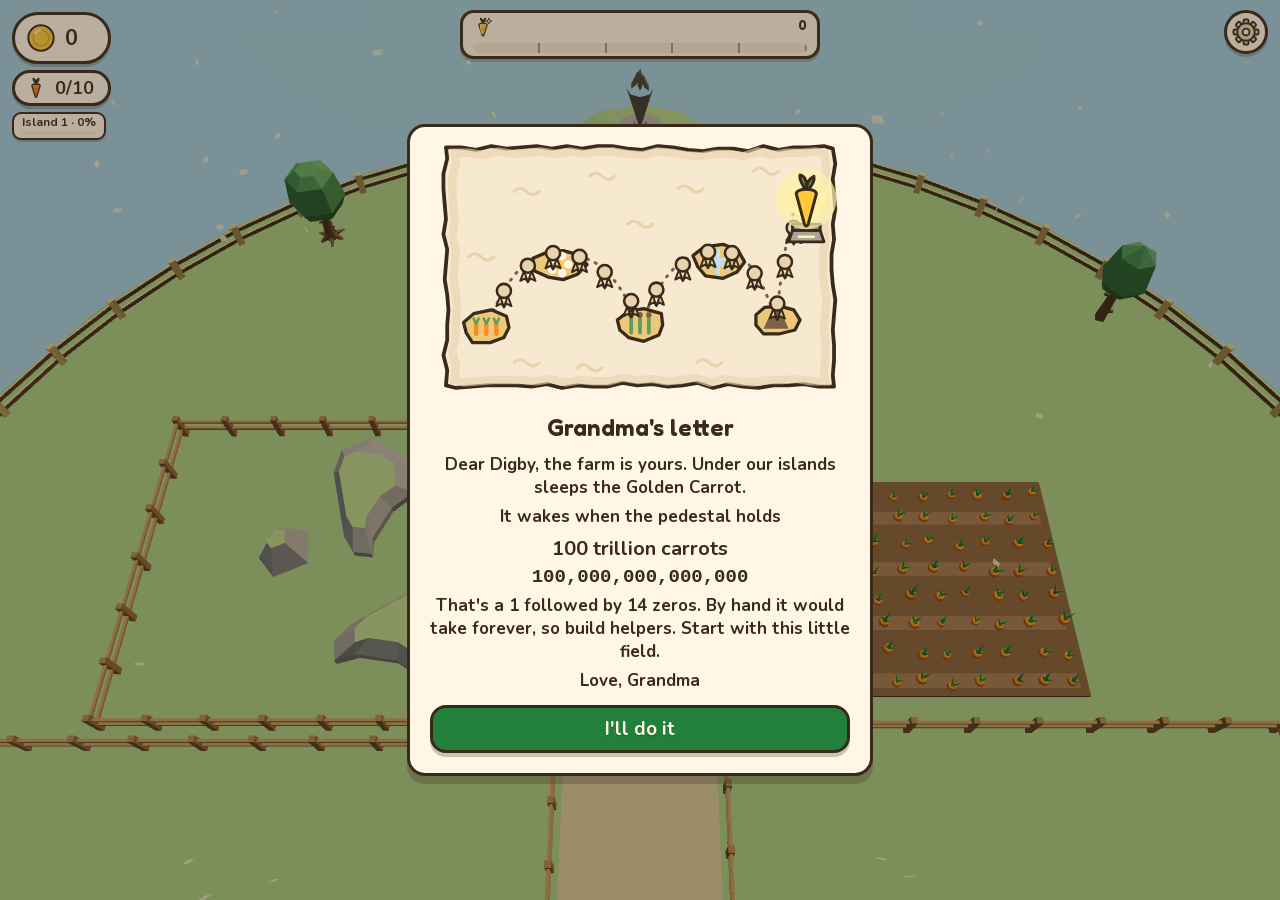
<file: index.html>
<!doctype html>
<html lang="en">
<head>
  <meta charset="utf-8" />
  <meta name="viewport" content="width=device-width, initial-scale=1, maximum-scale=1, user-scalable=no, viewport-fit=cover" />
  <meta name="theme-color" content="#8FD3FF" />
  <title>Root Rip: Carrot Tycoon</title>
  <style>html,body{background:#8fd3ff;height:100%;margin:0;overflow:hidden}#loader{z-index:100;color:#3a2a1a;background:#8fd3ff;flex-direction:column;justify-content:center;align-items:center;gap:18px;font-family:Fredoka,ui-rounded,Arial Rounded MT Bold,Trebuchet MS,system-ui,-apple-system,BlinkMacSystemFont,Segoe UI,Roboto,Noto Sans,Ubuntu,Cantarell,Helvetica Neue,sans-serif;transition:opacity .35s;display:flex;position:fixed;top:0;bottom:0;left:0;right:0}#loader.done{opacity:0;pointer-events:none}#loader h1{letter-spacing:1px;text-shadow:0 3px #fff6e5;text-align:center;margin:0;font-size:44px;font-weight:700;line-height:1.05}#loader h1 small{letter-spacing:3px;color:#ff8a1f;font-size:22px;display:block}#loader .bar{box-sizing:content-box;background:#fff6e5;border:3px solid #3a2a1a;border-radius:9px;width:min(260px,60vw);height:14px;overflow:hidden}#loader .fill{background:#ff8a1f;width:5%;height:100%;transition:width .2s}</style>
  <script type="module" crossorigin src="./assets/index-lF0SsL1N.js"></script>
  <link rel="stylesheet" crossorigin href="./assets/index-1Nms8WVr.css">
</head>
<body>
  <svg xmlns="http://www.w3.org/2000/svg" style="display:none"><symbol id="i-coin" viewBox="0 0 48 48"><g stroke="#3A2A1A" stroke-width="3" stroke-linejoin="round" stroke-linecap="round"><circle cx="24" cy="24" r="19" fill="#FFC93C"/><circle cx="24" cy="24" r="12" fill="none" stroke="#E0A52B" stroke-width="2.5"/><path d="M15 17c2-3 5-5 8-5" fill="none" stroke="#FFF2A8" stroke-width="3"/></g></symbol><symbol id="i-seed" viewBox="0 0 48 48"><g stroke="#3A2A1A" stroke-width="3" stroke-linejoin="round" stroke-linecap="round"><path d="M24 9c10 9 14 19 7 30-3 4-11 4-14 0C10 28 14 18 24 9z" fill="#FFC93C"/><path d="M19 20c-2 4-2 8 0 11" fill="none" stroke="#FFF2A8" stroke-width="3"/><path d="M24 10c0-5 5-8 11-7 0 6-5 9-11 7z" fill="#5B9E5E"/></g></symbol><symbol id="i-gear" viewBox="0 0 48 48"><g stroke="#3A2A1A" stroke-width="3" stroke-linejoin="round" stroke-linecap="round" fill="#E9D3AE"><rect x="20" y="4" width="8" height="12" rx="2"/><rect x="20" y="4" width="8" height="12" rx="2" transform="rotate(45 24 24)"/><rect x="20" y="4" width="8" height="12" rx="2" transform="rotate(90 24 24)"/><rect x="20" y="4" width="8" height="12" rx="2" transform="rotate(135 24 24)"/><rect x="20" y="4" width="8" height="12" rx="2" transform="rotate(180 24 24)"/><rect x="20" y="4" width="8" height="12" rx="2" transform="rotate(225 24 24)"/><rect x="20" y="4" width="8" height="12" rx="2" transform="rotate(270 24 24)"/><rect x="20" y="4" width="8" height="12" rx="2" transform="rotate(315 24 24)"/><circle cx="24" cy="24" r="14"/><circle cx="24" cy="24" r="5.5" fill="#FFF6E5"/></g></symbol><symbol id="i-speaker" viewBox="0 0 48 48"><g stroke="#3A2A1A" stroke-width="3" stroke-linejoin="round" stroke-linecap="round"><path d="M7 18h9l10-9v30l-10-9H7z" fill="#E9D3AE"/><path d="M32 17c4 4 4 10 0 14M37 12c7 7 7 17 0 24" fill="none"/></g></symbol><symbol id="i-speaker-off" viewBox="0 0 48 48"><g stroke="#3A2A1A" stroke-width="3" stroke-linejoin="round" stroke-linecap="round"><path d="M7 18h9l10-9v30l-10-9H7z" fill="#E9D3AE"/><path d="M32 18l10 12M42 18L32 30" fill="none" stroke="#7A6248" stroke-width="4"/></g></symbol><symbol id="i-book" viewBox="0 0 48 48"><g stroke="#3A2A1A" stroke-width="3" stroke-linejoin="round" stroke-linecap="round"><rect x="9" y="5" width="30" height="38" rx="4" fill="#8C5BC2"/><path d="M9 9a4 4 0 0 1 4-4h5v38h-5a4 4 0 0 1-4-4z" fill="#6F4799"/><path d="M24 18h11l-5.5 17z" fill="#FF8A1F"/><path d="M27.5 18c-1-4 0-6 2-6s3 2 2 6z" fill="#5B9E5E"/></g></symbol><symbol id="i-helper" viewBox="0 0 48 48"><g stroke="#3A2A1A" stroke-width="3" stroke-linejoin="round" stroke-linecap="round"><circle cx="10" cy="20" r="5" fill="#9C6B3F"/><circle cx="38" cy="20" r="5" fill="#9C6B3F"/><circle cx="24" cy="28" r="15" fill="#9C6B3F"/><ellipse cx="24" cy="34" rx="5.5" ry="4" fill="#FF9EB5"/><circle cx="17.5" cy="27" r="1.6" fill="#3A2A1A"/><circle cx="30.5" cy="27" r="1.6" fill="#3A2A1A"/><path d="M12 20C12 7 36 7 36 20z" fill="#FFF6E5"/><rect x="8" y="19" width="32" height="5" rx="2.5" fill="#E9D3AE"/></g></symbol><symbol id="i-carrot" viewBox="0 0 48 48"><g stroke="#3A2A1A" stroke-width="3" stroke-linejoin="round" stroke-linecap="round"><path d="M24 15C20 10 17 7 18 3c4 1 6 5 6 12zM24 15c0-6 2-10 6-12 1 4-2 8-6 12z" fill="#4E9A4A"/><path d="M15 19c0-5 18-5 18 0L25.5 43c-.7 2-2.300 2-3 0z" fill="#FF8A1F"/><path d="M20 26h5M23 33h4" fill="none" stroke="#D96C0A" stroke-width="2.500"/></g></symbol><symbol id="i-lock" viewBox="0 0 48 48"><g stroke="#3A2A1A" stroke-width="3" stroke-linejoin="round" stroke-linecap="round"><path d="M15 21v-6a9 9 0 0 1 18 0v6" fill="none" stroke-width="5"/><path d="M15 21v-6a9 9 0 0 1 18 0v6" fill="none" stroke="#7A6248" stroke-width="2"/><rect x="9" y="21" width="30" height="21" rx="5" fill="#8C5BC2"/><circle cx="24" cy="30" r="3" fill="#3A2A1A"/><rect x="22.500" y="31" width="3" height="6" rx="1.500" fill="#3A2A1A"/></g></symbol><symbol id="i-ad-tv" viewBox="0 0 48 48"><g stroke="#3A2A1A" stroke-width="3" stroke-linejoin="round" stroke-linecap="round"><path d="M24 35v6M15 42h18" fill="none"/><rect x="5" y="8" width="38" height="27" rx="5" fill="#E9D3AE"/><path d="M20 14l12 7.500-12 7.500z" fill="#FFC93C"/></g></symbol><symbol id="i-hat" viewBox="0 0 48 48"><g stroke="#3A2A1A" stroke-width="3" stroke-linejoin="round" stroke-linecap="round"><ellipse cx="24" cy="33" rx="20" ry="7" fill="#EBC87A"/><path d="M12 32C12 12 36 12 36 32z" fill="#EBC87A"/><path d="M12.300 27c4 3 19.400 3 23.400 0l.3 5c-4 3.500-19.500 3.500-23.600 0z" fill="#8C5BC2"/></g></symbol><symbol id="i-arrow" viewBox="0 0 48 48"><path d="M8 24h29M27 12l12 12-12 12" fill="none" stroke="currentColor" stroke-width="5" stroke-linecap="round" stroke-linejoin="round"/></symbol><symbol id="i-check" viewBox="0 0 48 48"><path d="M9 25l10 10 20-23" fill="none" stroke="currentColor" stroke-width="6" stroke-linecap="round" stroke-linejoin="round"/></symbol><symbol id="i-rabbit" viewBox="0 0 48 48"><g stroke="#3A2A1A" stroke-width="3" stroke-linejoin="round" stroke-linecap="round"><ellipse cx="18" cy="14" rx="4" ry="11" fill="#E9D3AE"/><ellipse cx="30" cy="14" rx="4" ry="11" fill="#E9D3AE"/><circle cx="24" cy="30" r="13" fill="#E9D3AE"/><circle cx="19" cy="28" r="1.8" fill="#3A2A1A"/><circle cx="29" cy="28" r="1.8" fill="#3A2A1A"/><ellipse cx="24" cy="33" rx="3" ry="2" fill="#FF9EB5"/></g></symbol><symbol id="i-pad-rack" viewBox="0 0 48 48"><g stroke="#3A2A1A" stroke-width="3" stroke-linejoin="round" stroke-linecap="round"><rect x="10" y="5" width="28" height="38" rx="4" fill="#EBC87A"/><rect x="14" y="11" width="20" height="7" rx="3.5" fill="#FF8A1F"/><rect x="14" y="21" width="20" height="7" rx="3.5" fill="#FF8A1F"/><rect x="14" y="31" width="20" height="7" rx="3.5" fill="#FF8A1F"/></g></symbol><symbol id="i-pad-fork" viewBox="0 0 48 48"><g stroke="#3A2A1A" stroke-width="3" stroke-linejoin="round" stroke-linecap="round"><rect x="21.5" y="3" width="5" height="20" rx="2.5" fill="#EBC87A"/><rect x="11" y="20" width="26" height="6" rx="3" fill="#FF8A1F"/><rect x="13" y="25" width="4.5" height="17" rx="2.2" fill="#FF8A1F"/><rect x="21.8" y="25" width="4.5" height="17" rx="2.2" fill="#FF8A1F"/><rect x="30.5" y="25" width="4.5" height="17" rx="2.2" fill="#FF8A1F"/></g></symbol><symbol id="i-pad-rake" viewBox="0 0 48 48"><g stroke="#3A2A1A" stroke-width="3" stroke-linejoin="round" stroke-linecap="round"><rect x="22" y="3" width="4" height="22" rx="2" fill="#EBC87A"/><rect x="7" y="23" width="34" height="6" rx="3" fill="#FF8A1F"/><rect x="8.5" y="28" width="3.4" height="12" rx="1.7" fill="#FF8A1F"/><rect x="15.7" y="28" width="3.4" height="12" rx="1.7" fill="#FF8A1F"/><rect x="22.9" y="28" width="3.4" height="12" rx="1.7" fill="#FF8A1F"/><rect x="30.1" y="28" width="3.4" height="12" rx="1.7" fill="#FF8A1F"/><rect x="37.3" y="28" width="3.4" height="12" rx="1.7" fill="#FF8A1F"/></g></symbol><symbol id="i-pad-vacuum" viewBox="0 0 48 48"><g stroke="#3A2A1A" stroke-width="3" stroke-linejoin="round" stroke-linecap="round"><rect x="8" y="17" width="20" height="14" rx="5" fill="#FF8A1F"/><polygon points="28,19 41,11 41,37 28,29" fill="#FFF6E5"/><rect x="14" y="5" width="6" height="12" rx="2" fill="#EBC87A"/><circle cx="17" cy="36" r="4" fill="#7A6248"/></g></symbol><symbol id="i-pad-tractor" viewBox="0 0 48 48"><g stroke="#3A2A1A" stroke-width="3" stroke-linejoin="round" stroke-linecap="round"><rect x="7" y="9" width="11" height="11" rx="2" fill="#FF8A1F"/><rect x="15" y="17" width="23" height="12" rx="3" fill="#FF8A1F"/><rect x="32" y="6" width="3.5" height="12" rx="1.7" fill="#7A6248"/><circle cx="15" cy="32" r="9" fill="#7A6248"/><circle cx="15" cy="32" r="3.4" fill="#FFC93C"/><circle cx="37" cy="35" r="6" fill="#7A6248"/><circle cx="37" cy="35" r="2.2" fill="#FFC93C"/></g></symbol><symbol id="i-pad-speed" viewBox="0 0 48 48"><g stroke="#3A2A1A" stroke-width="3" stroke-linejoin="round" stroke-linecap="round"><polygon points="5,9 19,24 5,39 13,39 27,24 13,9" fill="#FF8A1F"/><polygon points="22,9 36,24 22,39 30,39 44,24 30,9" fill="#FF8A1F"/></g></symbol><symbol id="i-pad-price" viewBox="0 0 48 48"><g stroke="#3A2A1A" stroke-width="3" stroke-linejoin="round" stroke-linecap="round"><polygon points="5,27 23,9 42,9 42,28 24,43" fill="#FF8A1F"/><circle cx="33.5" cy="17.5" r="3.5" fill="#FFF6E5"/><circle cx="23" cy="28" r="7" fill="#FFC93C"/></g></symbol><symbol id="i-pad-rip" viewBox="0 0 48 48"><g stroke="#3A2A1A" stroke-width="3" stroke-linejoin="round" stroke-linecap="round"><circle cx="24" cy="24" r="20" fill="none" stroke="#3A2A1A" stroke-width="7"/><circle cx="24" cy="24" r="20" fill="none" stroke="#FF8A1F" stroke-width="3"/><circle cx="24" cy="24" r="12" fill="none" stroke="#3A2A1A" stroke-width="7"/><circle cx="24" cy="24" r="12" fill="none" stroke="#FF8A1F" stroke-width="3"/><circle cx="24" cy="24" r="5" fill="#FF8A1F"/></g></symbol><symbol id="i-pad-mole" viewBox="0 0 48 48"><g stroke="#3A2A1A" stroke-width="3" stroke-linejoin="round" stroke-linecap="round"><circle cx="10" cy="20" r="5" fill="#9C6B3F"/><circle cx="38" cy="20" r="5" fill="#9C6B3F"/><circle cx="24" cy="28" r="15" fill="#9C6B3F"/><ellipse cx="24" cy="34" rx="5.5" ry="4" fill="#FF9EB5"/><circle cx="17.5" cy="27" r="1.7" fill="#3A2A1A"/><circle cx="30.5" cy="27" r="1.7" fill="#3A2A1A"/><path d="M12 20C12 7 36 7 36 20z" fill="#FFF6E5" /><rect x="8" y="19" width="32" height="5" rx="2.5" fill="#E9D3AE"/></g></symbol><symbol id="i-pad-moletools" viewBox="0 0 48 48"><g stroke="#3A2A1A" stroke-width="3" stroke-linejoin="round" stroke-linecap="round"><rect x="22" y="4" width="4" height="20" rx="2" fill="#9C6B3F"/><rect x="16" y="3" width="16" height="5" rx="2.5" fill="#9C6B3F"/><path d="M24 44C13 38 13 27 15 23H33C35 27 35 38 24 44Z" fill="#FFF6E5" /></g></symbol><symbol id="i-pad-barrow" viewBox="0 0 48 48"><g stroke="#3A2A1A" stroke-width="3" stroke-linejoin="round" stroke-linecap="round"><polygon points="14,18 22,9 26,18" fill="#FF8A1F"/><polygon points="25,18 32,10 36,18" fill="#FF8A1F"/><polygon points="7,19 37,19 32,33 13,33" fill="#3A8FD6"/><circle cx="36" cy="35" r="6" fill="#7A6248"/><circle cx="36" cy="35" r="2.2" fill="#FFF6E5"/><path d="M13 33L9 42M7 19L3 12" fill="none" /></g></symbol><symbol id="i-pad-belt" viewBox="0 0 48 48"><g stroke="#3A2A1A" stroke-width="3" stroke-linejoin="round" stroke-linecap="round"><rect x="4" y="24" width="40" height="12" rx="6" fill="#3A8FD6"/><circle cx="11" cy="30" r="3" fill="#FFF6E5"/><circle cx="24" cy="30" r="3" fill="#FFF6E5"/><circle cx="37" cy="30" r="3" fill="#FFF6E5"/><ellipse cx="15" cy="19" rx="6" ry="3.4" fill="#FF8A1F"/><ellipse cx="33" cy="19" rx="6" ry="3.4" fill="#FF8A1F"/><rect x="9" y="36" width="30" height="5" rx="2" fill="#7A6248"/></g></symbol><symbol id="i-pad-truck" viewBox="0 0 48 48"><g stroke="#3A2A1A" stroke-width="3" stroke-linejoin="round" stroke-linecap="round"><rect x="3" y="20" width="24" height="11" rx="2" fill="#3A8FD6"/><polygon points="5,20 7,15 25,15 27,20" fill="#FFF6E5"/><polygon points="9,19 13,6 17,19" fill="#FF8A1F"/><polygon points="15,19 20,4 25,19" fill="#FF8A1F"/><path d="M27 17H37L45 26V31H27Z" fill="#3A8FD6" /><polygon points="30,20 36,20 41,26 30,26" fill="#FFF6E5"/><circle cx="12" cy="34" r="5.5" fill="#7A6248"/><circle cx="12" cy="34" r="2" fill="#FFF6E5"/><circle cx="36" cy="34" r="5.5" fill="#7A6248"/><circle cx="36" cy="34" r="2" fill="#FFF6E5"/></g></symbol><symbol id="i-pad-pile" viewBox="0 0 48 48"><g stroke="#3A2A1A" stroke-width="3" stroke-linejoin="round" stroke-linecap="round"><ellipse cx="24" cy="38" rx="20" ry="6" fill="#80603F"/><ellipse cx="24" cy="37" rx="15" ry="4" fill="#5E3B1E"/><polygon points="8,36 14,17 20,36" fill="#FF8A1F"/><polygon points="28,36 34,17 40,36" fill="#FF8A1F"/><polygon points="17,35 24,9 31,35" fill="#FF8A1F"/><path d="M24 9L21 3M24 9L27 3M14 17L11 12M34 17L37 12" fill="none" stroke="#4E9A4A" stroke-width="3" stroke-linecap="round"/></g></symbol><symbol id="i-pad-robot" viewBox="0 0 48 48"><g stroke="#3A2A1A" stroke-width="3" stroke-linejoin="round" stroke-linecap="round"><rect x="5" y="17" width="6" height="11" rx="2" fill="#3A8FD6"/><rect x="37" y="17" width="6" height="11" rx="2" fill="#3A8FD6"/><rect x="10" y="11" width="28" height="23" rx="6" fill="#3A8FD6"/><path d="M24 11V5" fill="none" /><circle cx="24" cy="5" r="3" fill="#FFC93C"/><circle cx="18" cy="21" r="4" fill="#FFF6E5"/><circle cx="30" cy="21" r="4" fill="#FFF6E5"/><circle cx="18" cy="21" r="1.5" fill="#3A2A1A"/><circle cx="30" cy="21" r="1.5" fill="#3A2A1A"/><rect x="16.5" y="28" width="15" height="3" rx="1.5" fill="#FFF6E5"/><rect x="14" y="36" width="20" height="6" rx="2" fill="#3A8FD6"/></g></symbol><symbol id="i-pad-drone" viewBox="0 0 48 48"><g stroke="#3A2A1A" stroke-width="3" stroke-linejoin="round" stroke-linecap="round"><path d="M24 26L10 19M24 26L38 19M24 26L12 35M24 26L36 35" fill="none" /><ellipse cx="9" cy="18" rx="7" ry="2.6" fill="#FFF6E5"/><ellipse cx="39" cy="18" rx="7" ry="2.6" fill="#FFF6E5"/><ellipse cx="11" cy="34" rx="6" ry="2.4" fill="#FFF6E5"/><ellipse cx="37" cy="34" rx="6" ry="2.4" fill="#FFF6E5"/><ellipse cx="24" cy="26" rx="9" ry="6" fill="#3A8FD6"/><circle cx="24" cy="27" r="2.6" fill="#FFF6E5"/><rect x="19" y="36" width="10" height="7" rx="1.5" fill="#EBC87A"/></g></symbol><symbol id="i-pad-scarecrow" viewBox="0 0 48 48"><g stroke="#3A2A1A" stroke-width="3" stroke-linejoin="round" stroke-linecap="round"><path d="M24 14V44M6 24H42" fill="none" stroke="#80603F" stroke-width="5"/><circle cx="24" cy="17" r="8" fill="#EBC87A"/><polygon points="13,13 35,13 31,4 17,4" fill="#FF8A1F"/><rect x="11" y="11" width="26" height="4" rx="2" fill="#FFC93C"/><circle cx="21" cy="18" r="1.2" fill="#3A2A1A"/><circle cx="27" cy="18" r="1.2" fill="#3A2A1A"/></g></symbol><symbol id="i-pad-sprinkler" viewBox="0 0 48 48"><g stroke="#3A2A1A" stroke-width="3" stroke-linejoin="round" stroke-linecap="round"><rect x="20" y="28" width="8" height="14" rx="2" fill="#8C5BC2"/><ellipse cx="24" cy="27" rx="8" ry="5.5" fill="#8C5BC2"/><path transform="translate(11 17)" d="M0 -6 C5 0 5 5 0 5 C-5 5 -5 0 0 -6Z" fill="#BFE0F5"/><path transform="translate(24 10)" d="M0 -6 C5 0 5 5 0 5 C-5 5 -5 0 0 -6Z" fill="#BFE0F5"/><path transform="translate(37 17)" d="M0 -6 C5 0 5 5 0 5 C-5 5 -5 0 0 -6Z" fill="#BFE0F5"/><path transform="translate(17 7)" d="M0 -6 C5 0 5 5 0 5 C-5 5 -5 0 0 -6Z" fill="#BFE0F5"/><path transform="translate(31 7)" d="M0 -6 C5 0 5 5 0 5 C-5 5 -5 0 0 -6Z" fill="#BFE0F5"/></g></symbol><symbol id="i-pad-gate" viewBox="0 0 48 48"><g stroke="#3A2A1A" stroke-width="3" stroke-linejoin="round" stroke-linecap="round"><rect x="5" y="14" width="7" height="28" rx="1.5" fill="#8C5BC2"/><rect x="36" y="14" width="7" height="28" rx="1.5" fill="#8C5BC2"/><rect x="13" y="20" width="10" height="22" rx="1" fill="#EBC87A"/><rect x="25" y="20" width="10" height="22" rx="1" fill="#EBC87A"/><rect x="3" y="7" width="42" height="9" rx="2.5" fill="#8C5BC2"/><circle cx="24" cy="31" r="3.2" fill="#FFC93C"/></g></symbol><symbol id="i-paw" viewBox="0 0 48 48"><g stroke="#3A2A1A" stroke-width="3" stroke-linejoin="round" stroke-linecap="round"><ellipse cx="24" cy="33" rx="11" ry="9" fill="#9C6B3F"/><circle cx="10.5" cy="23" r="4.8" fill="#9C6B3F"/><circle cx="19" cy="14.5" r="5.2" fill="#9C6B3F"/><circle cx="29" cy="14.5" r="5.2" fill="#9C6B3F"/><circle cx="37.5" cy="23" r="4.8" fill="#9C6B3F"/></g></symbol><symbol id="i-paw-dot" viewBox="0 0 48 48"><g stroke="#3A2A1A" stroke-width="3" stroke-linejoin="round" stroke-linecap="round"><ellipse cx="24" cy="33" rx="11" ry="9" fill="#9C6B3F"/><circle cx="10.5" cy="23" r="4.8" fill="#9C6B3F"/><circle cx="19" cy="14.5" r="5.2" fill="#9C6B3F"/><circle cx="29" cy="14.5" r="5.2" fill="#9C6B3F"/><circle cx="37.5" cy="23" r="4.8" fill="#9C6B3F"/><circle cx="38" cy="10" r="7.5" fill="#E25544"/></g></symbol><symbol id="i-golden-carrot" viewBox="0 0 48 48"><g stroke="#3A2A1A" stroke-width="3" stroke-linejoin="round" stroke-linecap="round"><path d="M24 15C20 10 17 7 18 3c4 1 6 5 6 12zM24 15c0-6 2-10 6-12 1 4-2 8-6 12z" fill="#4E9A4A" /><path d="M14 19c0-6 20-6 20 0L26 44c-.8 2-3.2 2-4 0z" fill="#FFC93C" /><path d="M19 22c-1 5 0 11 2 16" fill="none" stroke="#FFF2A8" stroke-width="3" stroke-linecap="round"/><path d="M20 28h6M23 35h4" fill="none" stroke="#E0A52B" stroke-width="2.5"/><path transform="translate(38 10)" d="M0 -7L2 -2L7 0L2 2L0 7L-2 2L-7 0L-2 -2Z" fill="#FFF2A8" stroke-width="2"/></g></symbol><symbol id="i-edge-arrow" viewBox="0 0 48 48"><g stroke="#3A2A1A" stroke-width="3" stroke-linejoin="round" stroke-linecap="round"><polygon points="24,2 35,16 13,16" fill="#FFC93C"/><circle cx="24" cy="31" r="14" fill="#FFF6E5"/><g transform="translate(24 31) scale(0.5) translate(-24 -24)"><path d="M24 15C20 10 17 7 18 3c4 1 6 5 6 12zM24 15c0-6 2-10 6-12 1 4-2 8-6 12z" fill="#4E9A4A" /><path d="M14 19c0-6 20-6 20 0L26 44c-.8 2-3.2 2-4 0z" fill="#FFC93C" /><path d="M19 22c-1 5 0 11 2 16" fill="none" stroke="#FFF2A8" stroke-width="3" stroke-linecap="round"/><path d="M20 28h6M23 35h4" fill="none" stroke="#E0A52B" stroke-width="2.5"/></g></g></symbol><symbol id="i-farm" viewBox="0 0 48 48"><g stroke="#3A2A1A" stroke-width="3" stroke-linejoin="round" stroke-linecap="round"><circle cx="26" cy="31" r="13" fill="#FFC93C"/><circle cx="26" cy="31" r="8" fill="none" stroke="#E0A52B" stroke-width="2.5"/><rect x="12" y="3" width="5" height="26" rx="2.5" fill="#EBC87A"/><polygon points="5,26 24,26 24,32 5,32" fill="#FF8A1F"/></g></symbol><symbol id="i-tab-digby" viewBox="0 0 48 48"><g stroke="#3A2A1A" stroke-width="3" stroke-linejoin="round" stroke-linecap="round"><circle cx="10" cy="20" r="5" fill="#9C6B3F"/><circle cx="38" cy="20" r="5" fill="#9C6B3F"/><circle cx="24" cy="28" r="15" fill="#9C6B3F"/><ellipse cx="24" cy="34" rx="5.5" ry="4" fill="#FF9EB5"/><circle cx="17.5" cy="27" r="1.7" fill="#3A2A1A"/><circle cx="30.5" cy="27" r="1.7" fill="#3A2A1A"/><rect x="14" y="36" width="20" height="7" rx="3.5" fill="#FF8A1F"/></g></symbol><symbol id="i-tab-moles" viewBox="0 0 48 48"><g stroke="#3A2A1A" stroke-width="3" stroke-linejoin="round" stroke-linecap="round"><circle cx="10" cy="22" r="5" fill="#9C6B3F"/><circle cx="38" cy="22" r="5" fill="#9C6B3F"/><circle cx="24" cy="30" r="14" fill="#9C6B3F"/><ellipse cx="24" cy="36" rx="5" ry="3.6" fill="#FF9EB5"/><circle cx="18" cy="29" r="1.6" fill="#3A2A1A"/><circle cx="30" cy="29" r="1.6" fill="#3A2A1A"/><path d="M12 22C12 9 36 9 36 22z" fill="#FFF6E5" /><rect x="8" y="21" width="32" height="5" rx="2.5" fill="#E9D3AE"/></g></symbol><symbol id="i-tab-farm" viewBox="0 0 48 48"><g stroke="#3A2A1A" stroke-width="3" stroke-linejoin="round" stroke-linecap="round"><ellipse cx="24" cy="38" rx="19" ry="6" fill="#5E3B1E"/><path d="M24 38V20" fill="none" stroke="#4E9A4A" stroke-width="4"/><path d="M24 24C14 24 11 15 12 9C21 10 25 16 24 24z" fill="#4E9A4A" /><path d="M24 20C33 20 37 12 36 6C27 7 23 13 24 20z" fill="#4E9A4A" /></g></symbol><symbol id="i-tab-sales" viewBox="0 0 48 48"><g stroke="#3A2A1A" stroke-width="3" stroke-linejoin="round" stroke-linecap="round"><rect x="7" y="24" width="34" height="18" rx="2" fill="#EBC87A"/><polygon points="5,24 9,10 39,10 43,24" fill="#3A8FD6"/><polygon points="15,24 19,10 24,10 24,24" fill="#FFF6E5"/><polygon points="30,24 33,10 38,10 38,24" fill="#FFF6E5"/><circle cx="24" cy="33" r="6.5" fill="#FFC93C"/></g></symbol></svg>
  <div id="app">
    <canvas id="game"></canvas>
    <div id="rainbow" class="hidden"></div>
    <div id="ui">
      <div id="hud-top">
        <div class="pill" id="coin-pill">
          <svg width="32" height="32" aria-hidden="true"><use href="#i-coin"/></svg>
          <span id="coins">0</span>
          <small class="rush hidden" id="rush-badge"></small>
        </div>
        <div class="pill" id="carried">
          <svg width="22" height="22" aria-hidden="true"><use href="#i-carrot"/></svg>
          <span id="carried-n">0/0</span>
        </div>
        <div id="island-bar" class="hidden"><span id="island-txt"></span><i><b id="island-fill"></b></i></div>
      </div>
      <div id="ped-meter" class="ui"></div>
      <button id="pause-btn" class="ui" aria-label="Settings"><svg width="30" height="30"><use href="#i-gear"/></svg></button>
      <div id="intro-dim" class="hidden"><div id="intro-hole"></div></div>
      <div id="spot" class="hidden"><div id="spot-hole" class="hidden"></div><div id="spot-card"><div id="spot-badge"></div><h3 id="spot-title"></h3><p id="spot-text"></p><button id="spot-ok" class="btn primary hidden">Got it</button></div></div>
      <div id="modal-root"></div>
      <div id="labels"></div>
      <div id="gold-arrow" class="hidden" aria-hidden="true"><svg width="48" height="48"><use href="#i-edge-arrow"/></svg></div>
      <div id="tutorial" class="pill hidden"></div>
      <div id="stick" class="hidden"><div id="knob"></div></div>
    </div>
  </div>
  <div id="loader">
    <h1>ROOT RIP<small>Carrot Tycoon</small></h1>
    <svg viewBox="0 0 32 32" width="64" height="64" aria-hidden="true">
      <path d="M16 8 C9 8 7 14 8 18 L16 30 L24 18 C25 14 23 8 16 8Z" fill="#FF8A1F" stroke="#3A2A1A" stroke-width="2" stroke-linejoin="round"/>
      <path d="M16 8 C13 3 9 3 8 5 M16 8 C16 2 18 1 20 2 M16 8 C19 4 23 4 24 6" fill="none" stroke="#3FA34D" stroke-width="3" stroke-linecap="round"/>
    </svg>
    <div class="bar"><div class="fill" id="loader-fill"></div></div>
  </div>
</body>
</html>
</file>
<file: assets/index-1Nms8WVr.css>
@font-face{font-family:Fredoka;font-weight:600;font-display:block;src:url(../fonts/fredoka-600.woff2)format("woff2")}@font-face{font-family:Nunito;font-weight:700;font-display:swap;src:url(../fonts/nunito-700.woff2)format("woff2")}:root{--gold:#ffc93c;--gold-glow:#fff2a8;--carrot:#ff8a1f;--leaf:#3fa34d;--mole:#9c6b3f;--sky:#3a8fd6;--sky-bg:#8fd3ff;--sky-soft:#d6ebfb;--plum:#8c5bc2;--go:#2e9e44;--go-fill:#23803a;--wait:#b9a88e;--no:#e25544;--no-text:#c2412f;--panel:#fff6e5;--panel-edge:#e9d3ae;--panel-soft:#f6e9d0;--ink:#3a2a1a;--ink2:#7a6248;--shadow:#3a2a1a40;--font:"Nunito", ui-rounded, "Arial Rounded MT Bold", "Trebuchet MS", system-ui, sans-serif;--font-title:"Fredoka", ui-rounded, "Arial Rounded MT Bold", "Trebuchet MS", system-ui, sans-serif}html,body{background:var(--sky-bg);height:100%;margin:0;overflow:hidden}body{font-family:var(--font);color:var(--ink);-webkit-user-select:none;user-select:none;-webkit-touch-callout:none;-webkit-tap-highlight-color:transparent;overscroll-behavior:none}#app{position:fixed;top:0;bottom:0;left:0;right:0}#game{touch-action:none;outline:none;width:100%;height:100%;display:block;position:absolute;top:0;bottom:0;left:0;right:0}#ui{pointer-events:none;padding:env(safe-area-inset-top) env(safe-area-inset-right) env(safe-area-inset-bottom) env(safe-area-inset-left);position:absolute;top:0;bottom:0;left:0;right:0}.ui{pointer-events:auto}.hidden{display:none!important}#hud-top{top:calc(12px + env(safe-area-inset-top));left:calc(12px + env(safe-area-inset-left));gap:10px;display:flex;position:absolute}.pill{background:var(--panel);border:3px solid var(--ink);font-variant-numeric:tabular-nums;min-height:44px;box-shadow:0 3px 0 var(--shadow);border-radius:26px;align-items:center;gap:8px;padding:4px 16px 4px 10px;font-size:24px;font-weight:600;display:flex}#hint{left:50%;bottom:calc(18% + env(safe-area-inset-bottom));background:var(--panel);border:3px solid var(--ink);border-radius:30px;align-items:center;gap:12px;padding:10px 20px;font-size:22px;font-weight:600;animation:1.2s ease-in-out infinite hint-pulse;display:flex;position:absolute;transform:translate(-50%)}#hint .dot{background:var(--carrot);border:3px solid var(--ink);border-radius:50%;width:22px;height:22px;animation:1.4s ease-in-out infinite hint-slide}@keyframes hint-pulse{0%,to{transform:translate(-50%)scale(1)}50%{transform:translate(-50%)scale(1.06)}}@keyframes hint-slide{0%,to{transform:translate(-8px)}50%{transform:translate(8px)}}#stick{border:3px solid var(--shadow);background:#fff6e547;border-radius:50%;width:120px;height:120px;margin:-60px 0 0 -60px;position:absolute;top:0;left:0}#knob{border:3px solid var(--ink);background:#fff6e5e6;border-radius:50%;width:52px;height:52px;margin:-26px 0 0 -26px;position:absolute;top:50%;left:50%}#dbg-stats{color:#cfe;pointer-events:none;white-space:pre;z-index:50;background:#0009;border-radius:6px;margin:0;padding:6px 8px;font:12px/1.35 ui-monospace,Consolas,monospace;position:absolute;bottom:8px;left:8px}#dbg-bench{z-index:60;background:var(--panel);border:4px solid var(--ink);text-align:center;border-radius:16px;min-width:260px;max-width:92vw;padding:14px 18px;font-size:20px;line-height:1.4;position:absolute;top:18%;left:50%;transform:translate(-50%)}#dbg-bench b{font-size:34px}#dbg-bench small{opacity:.75;margin-top:6px;font-size:13px;display:block}#dbg-bench.pass{border-color:var(--go)}#dbg-bench.fail{border-color:var(--no)}#coin-pill small{opacity:.7;margin-left:2px;font-size:14px;font-weight:600}#labels{pointer-events:none;position:absolute;top:0;bottom:0;left:0;right:0;overflow:hidden}#labels>*{will-change:transform;position:absolute;top:0;left:0}.stack-label{background:var(--panel);border:3px solid var(--ink);font-variant-numeric:tabular-nums;white-space:nowrap;border-radius:14px;padding:3px 12px;font-size:18px;font-weight:600}.stock-chip{box-sizing:border-box;background:var(--panel);border:2px solid var(--ink);font-variant-numeric:tabular-nums;white-space:nowrap;border-radius:12px;justify-content:center;align-items:center;gap:3px;padding:1px 7px;font-size:14px;font-weight:600;display:flex;overflow:hidden}.stock-chip.zero{opacity:.55;filter:grayscale()}.stack-label.full{background:var(--no);color:var(--panel);animation:.35s ease-out bonk}@keyframes bonk{0%{scale:1.4}40%{scale:.9}to{scale:1}}.pad-card{text-align:center;background:var(--panel);border:3px solid var(--ink);border-radius:12px;flex-direction:column;gap:1px;min-width:132px;padding:6px 10px;font-size:13px;line-height:1.2;display:flex}.pad-card b{letter-spacing:.3px;font-size:15px}.pad-card .cost{font-variant-numeric:tabular-nums;justify-content:center;align-items:center;gap:5px;margin-top:2px;font-size:20px;font-weight:700;display:flex}.pad-card .tm{color:var(--ink2);font-variant-numeric:tabular-nums;justify-content:center;align-items:center;gap:4px;font-size:13px;font-weight:700;display:flex}.pad-card.far .tm{display:none}.float-text{color:var(--panel);-webkit-text-stroke:5px var(--ink);paint-order:stroke fill;white-space:nowrap;font-size:26px;font-weight:700;animation:1s ease-out forwards float-up;transform:translate(-50%,-50%)}@keyframes float-up{0%{opacity:0;margin-top:0;scale:.6}15%{opacity:1;scale:1.15}to{opacity:0;margin-top:-70px;scale:1}}.guide-edge{filter:drop-shadow(0 2px #3a2a1a80);animation:.8s ease-in-out infinite alternate guide-pulse}@keyframes guide-pulse{0%{opacity:.7}to{opacity:1}}body{font-weight:700}.pad-card b,#hint,.stack-label.full{font-family:var(--font-title);font-weight:600}.pad-card .arr{vertical-align:-2px;width:14px;height:14px;margin:0 2px}#gold-arrow{pointer-events:none;z-index:6;filter:drop-shadow(0 2px 3px #3a2a1a8c);width:48px;height:48px;margin:-24px 0 0 -24px;animation:.8s ease-in-out infinite gold-arrow-pulse;position:absolute;top:0;left:0}#gold-arrow svg{display:block}@keyframes gold-arrow-pulse{0%,to{opacity:1}50%{opacity:.65}}.modal-backdrop{z-index:80;pointer-events:auto;background:#3a2a1a47;justify-content:center;align-items:center;padding:16px;animation:.18s ease-out fade-in;display:flex;position:absolute;top:0;bottom:0;left:0;right:0}@keyframes fade-in{0%{opacity:0}to{opacity:1}}.modal-card{background:var(--panel);border:4px solid var(--ink);width:min(440px,100%);max-height:calc(100vh - 32px);box-shadow:0 8px 0 var(--shadow);border-radius:22px;flex-direction:column;gap:12px;padding:18px 20px 20px;animation:.22s ease-out card-pop;display:flex;position:relative;overflow-y:auto}@keyframes card-pop{0%{opacity:0}to{opacity:1}}.modal-card h2{text-align:center;font-family:var(--font-title);letter-spacing:.5px;margin:0;font-size:28px;font-weight:600}.modal-card .note{text-align:center;margin:0;font-size:16px;line-height:1.35}.modal-x{border:3px solid var(--ink);background:var(--panel);cursor:pointer;border-radius:50%;width:44px;height:44px;padding:0;position:absolute;top:10px;right:10px}.modal-x:before,.modal-x:after{content:"";background:var(--ink);border-radius:2px;width:20px;height:4px;margin:-2px 0 0 -10px;position:absolute;top:50%;left:50%;transform:rotate(45deg)}.modal-x:after{transform:rotate(-45deg)}.btn{border:3px solid var(--ink);background:var(--panel);min-height:56px;color:var(--ink);font:700 19px var(--font);cursor:pointer;box-shadow:0 4px 0 var(--shadow);border-radius:16px;justify-content:center;align-items:center;gap:10px;padding:8px 18px;display:flex}.btn:active{box-shadow:0 1px 0 var(--shadow);transform:translateY(3px)}.btn.primary{background:var(--go-fill);color:var(--panel);-webkit-text-stroke:0;text-shadow:0 2px 0 var(--shadow)}.btn.ad{background:var(--sky-soft)}.btn.danger{background:var(--panel);color:var(--no-text);border-color:var(--no-text);box-shadow:0 4px 0 var(--shadow)}.modal-card .row{justify-content:space-between;align-items:center;gap:12px;font-size:18px;display:flex}.modal-card input[type=range]{max-width:220px;height:34px;accent-color:var(--carrot);flex:1}.seg{border:3px solid var(--ink);border-radius:14px;display:flex;overflow:hidden}.seg button{background:var(--panel);min-height:44px;color:var(--ink);font:700 16px var(--font);cursor:pointer;border:0;padding:0 14px}.seg button.on{background:var(--carrot);color:var(--panel)}.big{font:700 40px var(--font);font-variant-numeric:tabular-nums;justify-content:center;align-items:center;gap:10px;display:flex}.days{grid-template-columns:repeat(7,1fr);gap:6px;display:grid}.day{border:3px solid var(--ink);background:var(--panel);opacity:.6;border-radius:12px;flex-direction:column;align-items:center;gap:2px;padding:6px 0;display:flex}.day small{font-size:11px}.day.now{opacity:1;background:var(--gold);transform:scale(1.1)}.day.done{opacity:.35}.tabs{gap:6px;display:flex}.tabs button{border:3px solid var(--ink);background:var(--panel);min-height:48px;font:700 17px var(--font);color:var(--ink);cursor:pointer;border-radius:14px;flex:1}.tabs button.on{background:var(--carrot);color:var(--panel)}.book-body{flex-direction:column;gap:10px;display:flex}.goal{border:3px solid var(--ink);background:var(--panel);border-radius:14px;flex-direction:column;gap:6px;padding:10px 12px;display:flex}.goal .gt{justify-content:space-between;gap:10px;font-size:17px;display:flex}.goal .gt span{font-variant-numeric:tabular-nums;color:var(--ink2);white-space:nowrap}.goal small{align-items:center;gap:4px;font-size:13px;display:flex}.bar{border:3px solid var(--ink);background:var(--panel-soft);box-sizing:content-box;border-radius:9px;height:14px;overflow:hidden}.bar i{background:var(--go);height:100%;display:block}.page{border:3px solid var(--ink);background:var(--panel);border-radius:14px;grid-template-columns:1fr auto;align-items:center;gap:2px 10px;padding:6px 10px;display:grid}.page b{font-size:16px}.page small{opacity:.8;grid-column:1/-1;font-size:12px}.cells{gap:6px;display:flex}.stk{border:3px dashed var(--wait);opacity:.55;border-radius:10px;justify-content:center;align-items:center;width:40px;height:40px;display:flex}.stk.na{opacity:.25;border-style:dotted}.stk.got{border:3px solid var(--ink);opacity:1;background:#ffe9b8}#goal-strip.save{background:linear-gradient(90deg, var(--gold) var(--p,0%), var(--panel) var(--p,0%))}.pad-card .slow-tag{background:var(--no);color:var(--panel);border-radius:8px;margin-top:2px;padding:1px 6px;font-size:11px;font-style:normal}.pad-card.far .slow-tag{display:none}.perk{border:3px solid var(--ink);background:var(--panel);border-radius:14px;justify-content:space-between;align-items:center;gap:10px;padding:8px 10px;display:flex}.perk b{font-size:16px;display:block}.perk small{opacity:.8;font-size:12px;display:block}.perk .btn{min-height:44px;padding:4px 12px;font-size:16px}.perk .btn:disabled{opacity:.45;box-shadow:none}.hats{grid-template-columns:repeat(4,1fr);gap:8px;display:grid}.hat{border:3px solid var(--ink);background:var(--panel);font:700 12px var(--font);color:var(--ink);cursor:pointer;border-radius:12px;flex-direction:column;align-items:center;gap:2px;padding:8px 2px;display:flex}.hat.lock{opacity:.4;cursor:default}#caption{left:50%;top:calc(74px + env(safe-area-inset-top));font-family:var(--font-title);white-space:nowrap;text-overflow:ellipsis;background:var(--gold);pointer-events:none;z-index:40;max-width:90vw;min-height:36px;padding:6px 18px;font-size:20px;font-weight:600;animation:.25s ease-out caption-in;position:absolute;overflow:hidden;transform:translate(-50%)}@keyframes caption-in{0%{opacity:0;transform:translate(-50%)scale(.88)}to{opacity:1;transform:translate(-50%)scale(1)}}#raid-alert{left:50%;top:calc(126px + env(safe-area-inset-top));font-family:var(--font-title);white-space:nowrap;border-color:var(--no);pointer-events:none;z-index:39;background:#ffe0d6;min-height:34px;padding:4px 16px;font-size:18px;font-weight:600;animation:.2s ease-out caption-in;position:absolute;transform:translate(-50%)}#combo{color:var(--ink2);margin-left:4px;font-size:15px;font-weight:700}#vignette{pointer-events:none;opacity:0;transition:opacity .25s;position:absolute;top:0;bottom:0;left:0;right:0}#vignette.golden-hour{opacity:1;box-shadow:inset 0 0 110px #ffd23f6b}#vignette.combo-x3{opacity:1;box-shadow:inset 0 0 85px #ff8a1f73}#vignette.rip-flash{opacity:1;transition:none;box-shadow:inset 0 0 90px #fff2a8d9}#speed-lines{pointer-events:none;background:repeating-conic-gradient(#fff6e524 0deg 2deg,#0000 2deg 14deg);animation:.4s linear infinite spin-lines;position:absolute;top:0;bottom:0;left:0;right:0;-webkit-mask-image:radial-gradient(circle,#0000 48%,#000 88%);mask-image:radial-gradient(circle,#0000 48%,#000 88%)}@keyframes spin-lines{to{transform:rotate(14deg)}}#rainbow{pointer-events:none;opacity:.75;background:radial-gradient(circle at 50% 100%, transparent 56%, #ff8a1f 58%, var(--gold) 62%, #43b649 66%, #8fd3ff 70%, transparent 72%);border-radius:50% 50% 0 0;width:140vw;height:70vw;animation:.4s ease-out fade-in;position:absolute;top:-10%;left:50%;transform:translate(-50%)}.fly-coin{background:var(--gold);border:2px solid var(--ink);pointer-events:none;z-index:45;will-change:transform, opacity;border-radius:50%;width:14px;height:14px;position:absolute}@media (prefers-reduced-motion:reduce){#vignette,#speed-lines{display:none!important}}#rip-btn.key{background:var(--gold);box-shadow:0 0 0 4px var(--gold-glow), 0 0 28px 10px #ffd23fd9;animation:.7s ease-in-out infinite keyPulse}#rip-btn.key .rip-label{color:var(--ink)}@keyframes keyPulse{50%{transform:scale(1.12)}}.pad-card .pad-ico{background:var(--panel);border:3px solid var(--ink);width:54px;height:54px;box-shadow:0 3px 0 var(--shadow);border-radius:50%;justify-content:center;align-items:center;margin:-34px auto 2px;display:flex}.pad-card.far .pad-ico{border-width:2px;width:34px;height:34px;margin:-22px auto 0}.pad-card.far .pad-ico svg{width:26px;height:26px}.pad-card.ok .pad-ico{background:#ffe9a8;animation:1s ease-in-out infinite padIcoBob}@keyframes padIcoBob{50%{transform:translateY(-3px)}}#tutorial{text-align:center;max-width:min(86vw,520px);font-family:var(--font-title);background:var(--panel);border:3px solid var(--ink);box-shadow:0 4px 0 var(--shadow);pointer-events:none;border-radius:16px;padding:8px 16px;font-size:17px;font-weight:600;animation:.35s ease-out tutIn;position:absolute;top:auto;bottom:128px;left:50%;transform:translate(-50%)}@keyframes tutIn{0%{opacity:0;transform:translate(-50%,8px)}}#raid-alert{max-width:46vw;top:70px!important;left:12px!important;right:auto!important;transform:none!important}.pad-card.hidden-far{display:none!important}#rank{left:calc(12px + env(safe-area-inset-left));top:calc(112px + env(safe-area-inset-top));background:var(--panel);border:3px solid var(--ink);width:min(300px,62vw);font-family:var(--font);text-align:left;color:var(--ink);cursor:pointer;box-shadow:0 3px 0 var(--shadow);border-radius:12px;justify-content:space-between;align-items:center;gap:8px;padding:4px 10px;font-size:12px;font-weight:700;display:flex;position:absolute;overflow:hidden}#rank span,#rank b{z-index:1;white-space:nowrap;position:relative}#rank b{color:var(--ink2);font-variant-numeric:tabular-nums}#rank i{background:var(--gold);width:0;height:4px;transition:width .6s;position:absolute;bottom:0;left:0}.rankbox .ladder{flex-wrap:wrap;gap:4px;margin:6px 0;display:flex}.rankbox .ladder span{background:var(--panel-soft);text-align:center;opacity:.6;border-radius:8px;flex:28%;padding:3px 6px;font-size:12px}.rankbox .ladder span.got{background:var(--gold);opacity:1}.rankbox .ladder small{font-size:10px;display:block}.modal-card{animation:.28s cubic-bezier(.2,1.4,.4,1) modal-pop}@keyframes modal-pop{0%{opacity:0;transform:scale(.82)translateY(14px)}to{opacity:1;transform:none}}.pad-card{animation:.3s cubic-bezier(.2,1.4,.4,1) card-pop}button{transition:transform .12s,filter .12s}button:active{filter:brightness(1.08);transform:scale(.92)}#rip-btn:active{transform:scale(.9)}#rank,#goal-strip{animation:.45s ease-out goal-in}#book-btn.pulse-book{animation:1s ease-in-out infinite book-pulse}@keyframes book-pulse{0%,to{box-shadow:0 4px 0 var(--shadow), 0 0 0 0 #ffd23fcc;transform:scale(1)}50%{box-shadow:0 4px 0 var(--shadow), 0 0 0 12px #ffd23f00;transform:scale(1.12)}}#tutorial{animation:.4s ease-out tut-in}@keyframes tut-in{0%{opacity:0;transform:translate(-50%,12px)}to{opacity:1;transform:translate(-50%)}}.modal-card .btn{transition:transform .12s}.modal-card .goal .bar i{transition:width .6s}@media (prefers-reduced-motion:reduce){.modal-card,.pad-card,#tutorial,#book-btn.pulse-book{animation:none}}#rank{top:calc(74px + env(safe-area-inset-top));border-radius:14px;flex-direction:column;align-items:stretch;gap:0;width:min(310px,66vw);padding:5px 12px 13px}#goal-strip.hidden+#rank{top:calc(74px + env(safe-area-inset-top))}#rank span{font-family:var(--font-title);font-size:20px;font-weight:600;line-height:1.15}#rank b{color:var(--ink2);font-size:12px}#rank i{background:linear-gradient(90deg, #ffb81f, var(--gold));height:9px;box-shadow:inset 0 0 0 2px #3a2a1a26}#rank:after{content:"";background:var(--panel-soft);z-index:0;height:9px;position:absolute;bottom:0;left:0;right:0}#rank i{z-index:1}#goal-strip{top:calc(140px + env(safe-area-inset-top))}#raid-alert{top:184px!important}#spot{z-index:90;pointer-events:none;position:absolute;top:0;bottom:0;left:0;right:0}#spot-hole{border:4px solid var(--gold);border-radius:20px;animation:1s ease-in-out infinite spot-pulse;position:absolute;box-shadow:0 0 0 200vmax #180e06ad}@keyframes spot-pulse{0%,to{border-color:var(--gold)}50%{border-color:var(--gold-glow)}}#spot-card{text-align:center;pointer-events:auto;background:var(--panel);border:4px solid var(--ink);width:min(380px,88vw);box-shadow:0 5px 0 var(--shadow);border-radius:18px;padding:14px 18px;animation:.3s cubic-bezier(.2,1.4,.4,1) modal-pop;position:absolute;top:20%;left:50%;transform:translate(-50%)}#spot-card h3{font-family:var(--font-title);color:var(--ink2);margin:0 0 4px;font-size:20px;font-weight:600}#spot-card p{margin:0 0 8px;font-size:16px;line-height:1.35}#spot-card .btn{min-width:140px}#spot-hole{border:3px solid #ffe996f2;transition:left .25s,top .25s,width .25s,height .25s;animation:1.4s ease-in-out infinite spot-breathe;box-shadow:0 0 0 200vmax #0a0602d1,0 0 28px 8px #ffd23f8c,inset 0 0 18px #ffd23f59}@keyframes spot-breathe{0%,to{transform:scale(1)}50%{transform:scale(1.04)}}#spot-card{top:auto;bottom:calc(26px + env(safe-area-inset-bottom));background:var(--panel);border:0;border-radius:22px;width:min(420px,92vw);padding:16px 20px 18px;animation:.4s cubic-bezier(.2,1.3,.4,1) card-rise;box-shadow:0 10px #3a2a1a40,0 18px 40px #00000080}@keyframes card-rise{0%{opacity:0;transform:translate(-50%,40px)}to{opacity:1;transform:translate(-50%)}}#spot-badge{background:var(--ink);color:var(--gold);font-family:var(--font-title);letter-spacing:1px;border-radius:999px;margin-bottom:6px;padding:2px 10px;font-size:12px;display:inline-block}#spot-card h3{letter-spacing:.5px;font-size:24px}#spot-card p{color:#4a3a2a;margin-bottom:12px;font-size:17px}#spot-ok{border-radius:16px;padding:12px 34px;font-size:20px;animation:1.4s ease-in-out infinite ok-pulse}@keyframes ok-pulse{0%,to{transform:scale(1)}50%{transform:scale(1.06)}}#tutorial{background:var(--panel);border:3px solid var(--ink);min-width:240px;box-shadow:0 4px 0 var(--shadow);border-radius:18px;flex-direction:column;align-items:center;gap:3px;padding:8px 18px 10px;display:flex}#tutorial small{background:var(--ink);color:var(--gold);letter-spacing:1px;border-radius:999px;padding:1px 9px;font-size:11px}#tutorial span{font-size:17px}#tutorial u{background:var(--panel-soft);border-radius:6px;width:100%;height:8px;margin-top:3px;text-decoration:none;display:block;overflow:hidden}#tutorial u i{background:linear-gradient(90deg, #ffb81f, var(--gold));height:100%;transition:width .3s;display:block}:root{--hs:1;--safe-t:env(safe-area-inset-top);--safe-l:env(safe-area-inset-left);--safe-r:env(safe-area-inset-right);--safe-b:env(safe-area-inset-bottom)}@media (min-width:1281px){:root{--hs:1.15}}#ui *,.modal-card *,.modal-card,#spot-card *{text-transform:none;letter-spacing:0}#rip-btn,#rip-btn *{text-transform:uppercase}.pill,#coins,#income,#boost,#boost2,#combo,.stack-label,.pad-card .cost,#rank b,.goal .gt span,.big{font-family:var(--font);font-variant-numeric:tabular-nums;font-weight:700}.pill{border-color:var(--ink);background:var(--panel);min-height:44px;box-shadow:0 3px 0 var(--shadow);white-space:nowrap;font-size:22px}#coin-pill small,#boost,#boost2,#combo{color:var(--ink2);opacity:1;font-size:15px}#hud-top{top:calc(12px + var(--safe-t));left:calc(12px + var(--safe-l));transform-origin:0 0;scale:var(--hs)}#pause-btn{width:calc(56px * var(--hs));height:calc(56px * var(--hs));top:calc(8px + var(--safe-t));box-shadow:0 3px 0 var(--shadow);right:calc(12px + var(--safe-r))}#rip-btn{width:calc(96px * var(--hs));height:calc(96px * var(--hs));right:calc(8px + var(--safe-r));bottom:calc(8px + var(--safe-b));font-size:calc(20px * var(--hs))}#rip-btn.key{background:var(--gold);box-shadow:0 0 0 4px var(--gold-glow), 0 0 28px 10px #ffc93ccc}#book-btn{width:calc(72px * var(--hs));height:calc(72px * var(--hs));left:calc(8px + var(--safe-l));bottom:calc(8px + var(--safe-b));box-shadow:0 4px 0 var(--shadow);border-radius:20px}#book-dot{background:var(--no)}.btn{background:var(--panel);min-height:56px;box-shadow:0 4px 0 var(--shadow);font-size:18px}.btn.primary{background:var(--go-fill);color:var(--panel)}.btn.danger{color:var(--no-text);border-color:var(--no-text);background:var(--panel)}.seg button,.tabs button,.perk .btn{background:var(--panel);min-height:56px}.seg button.on,.tabs button.on{background:var(--carrot);color:var(--ink)}.modal-x{background:var(--panel);width:56px;height:56px}.modal-card{background:var(--panel);border-color:var(--ink);box-shadow:0 8px 0 var(--shadow);gap:12px}.modal-card .note{font-size:16px}.modal-card .row{font-size:18px}.modal-card h2{font-size:24px}.goal,.page,.perk,.hat,.day{background:var(--panel)}.bar{background:var(--panel-soft)}.bar i{background:var(--go-fill)}.day small,.page small,.perk small,.hat,.rankbox .ladder span,.rankbox .ladder small,.goal small{opacity:1;color:var(--ink2);font-size:13px}.rankbox .ladder span{background:var(--panel-soft)}.rankbox .ladder span.got{background:var(--gold);color:var(--ink)}.goal .gt span{color:var(--ink2)}.stk.got{background:var(--panel-soft)}.stk.got.k1{background:var(--gold)}.stk.got.k2{background:var(--sky-soft)}.stk.got.k3{background:#f7d3b0}.hat.on{background:var(--gold)}#fake-ad{color:var(--panel);background:#3a2a1aeb}#coin-pill.c1{box-shadow:0 0 0 3px var(--carrot), 0 3px 0 var(--shadow)}#coin-pill.c2{box-shadow:0 0 0 4px var(--gold), 0 3px 0 var(--shadow)}#coin-pill.c3{box-shadow:0 0 0 5px var(--gold-glow), 0 0 18px var(--gold), 0 3px 0 var(--shadow)}#ui #rank,#ui #goal-strip+#rank,#ui #goal-strip.hidden+#rank{top:calc(12px + 52px * var(--hs) + 8px + var(--safe-t));left:calc(12px + var(--safe-l));transform-origin:0 0;width:min(300px,70vw);min-height:44px;scale:var(--hs);background:var(--panel);box-shadow:0 3px 0 var(--shadow);border-radius:16px;padding:5px 12px 13px}#ui #rank span{font-family:var(--font-title);font-size:18px}#ui #rank b{color:var(--ink2);font-size:15px}#rank i{background:linear-gradient(90deg, var(--carrot), var(--gold))}#rank:after{background:var(--panel-soft)}@media (max-width:379px){#ui #rank{width:min(300px,100vw - 24px);min-width:200px}}#goal-strip,#raid-alert{display:none!important}#ui #tutorial{top:calc(132px * var(--hs) + var(--safe-t));z-index:30;width:max-content;min-width:0;max-width:92vw;scale:var(--hs);transform-origin:top;background:var(--panel);border-color:var(--ink);box-shadow:0 4px 0 var(--shadow);font-family:var(--font-title);text-wrap:balance;padding:6px 16px 8px;bottom:auto;left:50%}#tutorial span{overflow-wrap:anywhere;font-size:17px;line-height:1.25;font-family:var(--font-title)}#tutorial small{background:var(--ink);color:var(--gold);font-size:13px}#tutorial u{background:var(--panel-soft)}#tutorial u i{background:linear-gradient(90deg, var(--carrot), var(--gold))}#tutorial.alert,#tutorial.danger{border-color:var(--no);color:var(--no-text);background:#ffe3dc}#caption{top:calc(190px * var(--hs) + var(--safe-t));background:var(--gold);color:var(--ink);border-color:var(--ink);max-width:92vw;font-size:20px}.pad-card{background:var(--panel);border-color:var(--ink);min-width:120px;max-width:168px;box-shadow:0 3px 0 var(--shadow);color:var(--ink);padding:6px 10px;font-size:13px}.pad-card b{font-family:var(--font-title);letter-spacing:0;font-size:18px;line-height:1.1}.pad-card .cost{background:var(--wait);color:var(--ink);border-radius:999px;margin-top:3px;padding:1px 12px;font-size:20px}.pad-card.ok{border-color:var(--go)}.pad-card.ok .cost{background:var(--go-fill);color:var(--panel)}.pad-card.no{opacity:1}.pad-card.no .cost{color:var(--ink)}.pad-card.gate{border-color:var(--plum)}.pad-card.slow{border-color:var(--no)}.pad-card .slow-tag{background:var(--no-text);color:var(--panel);font-size:13px}.pad-card.far b{font-size:13px}.pad-card.far .cost{font-size:16px}.pad-card .pad-ico{background:var(--panel);border-color:var(--ink)}.pad-card.ok .pad-ico{background:var(--gold-glow)}.stack-label{background:var(--panel);border-color:var(--ink)}.float-text{color:var(--panel)}.float-text.full{color:#ffb3a8}.float-text.coin{color:var(--gold)}#banner,#hint{background:var(--panel)}#spot-hole{border-color:var(--gold-glow);box-shadow:0 0 0 200vmax #3a2a1acc,0 0 28px 8px #ffc93c8c,inset 0 0 18px #ffc93c59}#ui #spot-card{top:calc(132px * var(--hs) + var(--safe-t));background:var(--panel);border:3px solid var(--ink);width:min(400px,92vw);box-shadow:0 6px 0 var(--shadow);border-radius:22px;padding:14px 18px 16px;bottom:auto}#ui #spot-card.at-bottom{top:auto;bottom:calc(112px + var(--safe-b))}#spot-card h3{color:var(--ink);margin-bottom:4px;font-size:18px}#spot-card p{color:var(--ink);margin-bottom:10px;font-size:16px;line-height:1.35}#spot-badge{background:var(--ink);color:var(--gold);letter-spacing:0;font-size:13px}#spot-ok{min-height:56px;padding:8px 34px;font-size:19px}@media (max-height:460px) and (orientation:landscape){#ui #spot-card{top:calc(64px + var(--safe-t));width:min(420px,60vw);padding:10px 16px 12px}#spot-card p{margin-bottom:6px}#ui #tutorial{top:calc(64px + var(--safe-t));max-width:46vw}#caption{top:calc(120px + var(--safe-t))}}#ui #tutorial,#ui #spot-card,#ui #rank,.pad-card,#caption{box-sizing:border-box}.pill{box-sizing:border-box;min-height:52px}#ui #rank,#ui #goal-strip+#rank,#ui #goal-strip.hidden+#rank{flex-direction:row;align-items:center;gap:10px;min-height:46px;padding:4px 12px 12px}#ui #tutorial small{display:none}#ui #tutorial u{height:6px;margin-top:2px}#spot-ok{margin:0 auto;display:inline-flex}@media (max-height:460px) and (orientation:landscape){#ui #tutorial{top:calc(12px + var(--safe-t));left:calc(264px + var(--safe-l));right:calc(148px + var(--safe-r));flex-direction:row;justify-content:center;width:auto;max-width:none;min-height:40px;padding:4px 14px;animation:none;transform:none}#ui #tutorial span{white-space:nowrap;text-overflow:ellipsis;overflow:hidden}#ui #tutorial u{display:none}#caption{top:calc(64px + var(--safe-t))}}#coin-pill{max-width:calc(100vw - 108px);overflow:hidden}@media (min-width:1281px){#coin-pill{max-width:none}}#banner{z-index:60;box-sizing:border-box;text-align:center;pointer-events:none;width:min(86vw,360px);font-family:var(--font-title);color:var(--ink);background:var(--panel);border:3px solid var(--gold);box-shadow:0 8px 0 var(--shadow), 0 14px 30px #3a2a1a4d;border-radius:22px;padding:18px 20px;font-size:34px;font-weight:700;position:absolute;top:38%;left:50%;transform:translate(-50%,-50%)}.pad-card .does{color:var(--ink2);font-size:14px;line-height:1.2;display:block}.pad-card .ba{font-family:var(--font-title);color:var(--ink);white-space:nowrap;margin-top:2px;font-size:16px;display:block}.pad-card .ba .gain{color:var(--go-fill,#23803a);font-size:13px;font-style:normal}.pad-card .cost .best{background:var(--gold);color:var(--ink);letter-spacing:.5px;border-radius:999px;margin-left:8px;padding:1px 8px;font-size:12px;font-style:normal}.pad-card .pad-ico.cat-hand{background:#ffe6c9}.pad-card .pad-ico.cat-worker{background:#ddf0d8;border-radius:40% 60% 50% 50%}.pad-card .pad-ico.cat-sell{background:#d6e8f8;border-radius:14px}.pad-card.far .does,.pad-card.far .ba{display:none}.zz{font-family:var(--font-title);color:var(--panel);-webkit-text-stroke:4px var(--ink);paint-order:stroke fill;white-space:nowrap;font-size:20px;font-weight:700;animation:1.6s ease-in-out infinite alternate zz-bob}@keyframes zz-bob{0%{opacity:.8;margin-top:0}to{opacity:1;margin-top:-8px}}.pad-card{overflow-wrap:anywhere;box-sizing:border-box;max-width:84vw}#stick{z-index:5;pointer-events:none;will-change:transform, opacity}#keys{left:calc(24px + var(--safe-l));bottom:calc(24px + var(--safe-b));pointer-events:none;gap:14px;display:flex;position:absolute}#keys .kg{opacity:.55;grid-template-rows:repeat(2,34px);grid-template-columns:repeat(3,34px);gap:4px;display:grid}#keys .kc{font-style:normal;font-family:var(--font-title);color:var(--ink);background:var(--panel);border:3px solid var(--ink);box-shadow:0 2px 0 var(--shadow);border-radius:8px;justify-content:center;align-items:center;font-size:16px;font-weight:600;display:flex}#keys .w{grid-area:1/2}#keys .a{grid-area:2/1}#keys .s{grid-area:2/2}#keys .d{grid-area:2/3}#ui #tutorial,#banner{animation:none}#goal-chip{top:calc(8px + 56px * var(--hs) + 10px + var(--safe-t));right:calc(12px + var(--safe-r));transform-origin:100% 0;scale:var(--hs);box-sizing:border-box;border:3px solid var(--ink);background:var(--panel);min-width:150px;box-shadow:0 3px 0 var(--shadow);font:700 19px var(--font);color:var(--ink);cursor:pointer;border-radius:16px;align-items:center;gap:8px;padding:5px 14px 5px 10px;display:flex;position:absolute}#goal-chip svg{flex:none}#goal-chip .gc-col{flex-direction:column;flex:1;gap:3px;min-width:0;display:flex}#goal-chip b{font-variant-numeric:tabular-nums;white-space:nowrap;text-align:right;line-height:1.1}#goal-chip .gc-bar{background:var(--panel-soft);border-radius:5px;height:9px;display:block;overflow:hidden;box-shadow:inset 0 0 0 2px #3a2a1a26}#goal-chip .gc-bar u{transform-origin:0;background:linear-gradient(90deg, var(--carrot), var(--gold));width:100%;height:100%;text-decoration:none;transition:transform .3s cubic-bezier(.22,1,.36,1);display:block;transform:scaleX(0)}#goal-chip:active{transform:scale(.94)}.goals-big .jt-bar{background:var(--panel-soft);border-radius:8px;align-self:stretch;height:16px;position:relative;overflow:hidden;box-shadow:inset 0 0 0 2px #3a2a1a40}.goals-big .jt-fill{background:linear-gradient(90deg, var(--carrot), var(--gold));border-radius:8px;position:absolute;top:0;bottom:0;left:0}.goals-big .tk{background:#3a2a1a59;width:2px;margin-left:-1px;position:absolute;top:0;bottom:0}.goals-big .tk.got{background:var(--gold);box-shadow:0 0 0 1px var(--ink)}.goals-big .jt-count{font:700 14px var(--font);color:var(--ink2);font-variant-numeric:tabular-nums;align-items:baseline;gap:6px;display:flex}.goals-big .jt-count b{color:var(--ink);font-size:18px}.jv-card{gap:8px;width:min(300px,100%);padding:14px 16px 16px}.jv-now{text-align:center;font:700 22px var(--font);font-variant-numeric:tabular-nums;padding:0 44px}.jv-list{flex-direction:column;gap:4px;display:flex}.jv-row{background:var(--panel-soft);font:700 18px var(--font);font-variant-numeric:tabular-nums;opacity:.6;border-radius:10px;align-items:center;gap:10px;padding:3px 10px;display:flex}.jv-row.got{opacity:1;background:var(--gold)}.jv-row.next{opacity:1;box-shadow:inset 0 0 0 3px var(--carrot)}.jv-flag{background:var(--ink2);clip-path:polygon(0 0,100% 25%,0 50%,0 100%,0 100%);width:14px;height:20px}.jv-row.got .jv-flag{background:var(--carrot)}@media (max-height:640px){.jv-card{width:min(440px,100%)}.jv-list{grid-template-columns:1fr 1fr;display:grid}}@media (max-width:379px){#goal-chip{min-width:128px;font-size:17px}}#intro-dim{z-index:31;pointer-events:none;position:absolute;top:0;bottom:0;left:0;right:0;overflow:hidden}#intro-hole{will-change:translate, width, height;border-radius:50%;width:0;height:0;position:absolute;top:0;left:0;box-shadow:0 0 0 200vmax #0e0803a8,0 0 26px 6px #ffd23f73,inset 0 0 16px #ffd23f4d}#ui #tutorial,#stick,#keys,#knob{z-index:33}.pad-card .bars{margin:3px 0 0;padding-right:44px;display:block;position:relative}.pad-card .bar{background:var(--panel-soft);border-radius:5px;height:7px;margin:2px 0;display:block;overflow:hidden}.pad-card .bar u{border-radius:5px;height:100%;text-decoration:none;display:block}.pad-card .bar .b0{background:var(--ink2)}.pad-card .bar .b1{background:var(--go-fill,#5fa84a);width:100%}.pad-card .gain{color:var(--go);font-size:13px;font-style:normal;font-weight:700;position:absolute;top:50%;right:0;translate:0 -50%}.pad-card .ba{color:var(--ink2);margin-top:1px;font-size:12px;display:block}.pad-card .gap{background:var(--panel-soft);border-radius:4px;height:6px;margin-top:4px;display:block;overflow:hidden}.pad-card .gap u{transform-origin:0;background:var(--gold);width:100%;height:100%;text-decoration:none;display:block}#horizon-glow{pointer-events:none;opacity:0;z-index:1;background:radial-gradient(60% 100% at 50% 0,#ffd65abf,#ffbe3c00 70%);height:34%;position:absolute;top:0;left:0;right:0}@keyframes so-unroll{to{clip-path:inset(0)}}.spot-card{box-sizing:border-box;border:3px solid var(--ink);background:var(--panel);width:176px;box-shadow:0 3px 0 var(--shadow);color:var(--ink);text-align:center;font-family:var(--font-title);pointer-events:none;border-radius:12px;padding:4px 10px 5px;line-height:1.2;position:absolute;top:0;left:0}.spot-card b{font-size:17px;font-weight:700;display:block}.spot-card span{color:var(--ink2);font-size:14px;font-weight:600;display:block}.spot-card i{font-variant-numeric:tabular-nums;justify-content:center;align-items:center;gap:4px;font-size:17px;font-style:normal;font-weight:700;display:flex}.spot-card i.ok{color:var(--go)}.spot-icon{pointer-events:none;position:absolute;top:0;left:0}.spot-icon span{background:var(--panel);border:3px solid var(--ink);width:38px;height:38px;box-shadow:0 3px 0 var(--shadow);border-radius:50%;justify-content:center;align-items:center;animation:1.8s ease-in-out infinite spot-bob;display:flex}@keyframes spot-bob{0%,to{transform:translateY(0)}50%{transform:translateY(-5px)}}#ped-meter.hint{animation:1s ease-in-out infinite ped-pulse}@keyframes ped-pulse{50%{box-shadow:0 0 0 5px var(--gold), 0 0 18px 8px var(--gold-glow)}}.ped-hint{z-index:60;border:3px solid var(--ink);background:var(--panel);color:var(--ink);font:700 14px var(--font-title);white-space:nowrap;pointer-events:none;border-radius:12px;padding:6px 12px;position:fixed;transform:translate(-50%)}.ped-hint:before{content:"";border:8px solid #0000;border-top:0;border-bottom:9px solid var(--ink);margin-left:-8px;position:absolute;top:-11px;left:50%}.station-num{font-family:var(--font-title);color:#fff;text-shadow:0 2px 0 var(--ink), 0 0 6px var(--ink);font-variant-numeric:tabular-nums;pointer-events:none;font-size:17px;font-weight:700}.pad-card .inc{color:var(--go);font-variant-numeric:tabular-nums;font-size:12px;font-weight:700;display:block}.pad-card .ba{font-weight:700}.pad-card.far .inc{display:none}#upgrade-log{background:var(--panel);border:3px solid var(--ink);max-width:62vw;font-family:var(--font-title);box-shadow:0 3px 0 var(--shadow);pointer-events:none;border-radius:12px;padding:6px 12px;font-size:15px;font-weight:600;position:absolute;bottom:132px;left:12px}.goals{gap:10px}.goals h2{letter-spacing:2px}.goals section{background:var(--panel-soft);border:3px solid var(--panel-edge);border-radius:14px;flex-direction:column;gap:6px;padding:10px 12px;display:flex}.goals-row{font-family:var(--font-title);color:var(--ink);font-variant-numeric:tabular-nums;align-items:center;gap:10px;font-size:20px;font-weight:600;display:flex}.goals-row svg,.goals-reward svg,.goals-big svg{flex:none;width:28px;height:28px}.goals-now{border-color:var(--gold);box-shadow:0 0 0 3px var(--gold-glow) inset;background:#fff9e6}.goals-now .bar i{background:linear-gradient(90deg, var(--go) 0 100%)}.goals .bar{background:#3a2a1a2e;border-radius:5px;height:9px;display:block;overflow:hidden}.goals .bar i{height:100%;display:block}.goals-reward{color:var(--ink2);align-items:center;gap:8px;margin:0;font-size:16px;font-weight:700;display:flex}.goals-next{opacity:.85}.goals-next .goals-row{color:var(--ink2);font-size:17px}.goals-big{text-align:center;border-style:dashed;border-color:var(--plum);background:#f1e8fa;align-items:center}.goals-big b{font-family:var(--font-title);color:var(--plum);font-size:18px;font-weight:600}.goals-big p{color:var(--ink2);margin:0;font-size:15px}.goals-map{border:3px solid var(--ink);background:var(--panel);font:700 16px var(--font-title);color:var(--ink);cursor:pointer;border-radius:14px;align-self:center;align-items:center;gap:8px;padding:8px 14px;display:flex}.goals-map svg{width:34px;height:22px}.map-card{width:min(420px,100%);padding:12px}.map-card svg{width:100%;display:block}.gp-list{flex-direction:column;gap:10px;display:flex}.gain-badge{border:3px solid var(--ink);background:var(--go);color:var(--panel);font:600 15px/1.25 var(--font-title);letter-spacing:.3px;box-shadow:0 2px 0 var(--shadow);border-radius:999px;align-items:center;gap:3px;padding:1px 9px 1px 7px;display:inline-flex}.gain-badge:before{content:"";border:5px solid #0000;border-bottom:8px solid var(--panel);border-top:0;width:0;height:0}.gain-badge.best{background:var(--gold);color:var(--ink)}.gain-badge.zero{background:var(--wait);color:var(--ink)}.gain-badge.zero:before{display:none}.yard-tag{pointer-events:none;flex-direction:column;align-items:center;gap:3px;display:flex}.yard-tag .yp{border:3px solid var(--ink);background:var(--panel);font:700 20px/1.2 var(--font-title);font-variant-numeric:tabular-nums;box-shadow:0 2px 0 var(--shadow);border-radius:999px;align-items:center;gap:4px;padding:1px 10px 1px 6px;display:flex}.yard-tag .yp.no{color:var(--ink2)}.yard-tag .gap{border:2px solid var(--ink);background:var(--panel-edge);border-radius:3px;width:64px;height:6px;overflow:hidden}.yard-tag .gap u{background:var(--go);transform-origin:0;height:100%;display:block}.yard-card{pointer-events:none}#pause-btn{z-index:8;position:absolute}#tab-hint{left:calc(24px + var(--safe-l));bottom:calc(108px + var(--safe-b));pointer-events:none;z-index:1;font:700 15px var(--font);color:#fff;text-shadow:0 1px 3px #3a2a1acc;position:absolute}#tab-hint span{opacity:.5}#spot.done{pointer-events:auto;box-sizing:border-box;background:#3a2a1a52;justify-content:center;align-items:center;padding:16px;display:flex}#spot.done.hidden{display:none}#ui #spot.done #spot-card{text-align:center;border:4px solid var(--ink);background:var(--panel);width:min(86vw,360px);box-shadow:0 8px 0 var(--shadow), 0 18px 40px #0000004d;border-radius:24px;flex-direction:column;align-items:center;gap:10px;padding:22px 20px 20px;animation:none;display:flex;position:relative;top:auto;bottom:auto;left:auto;transform:none}#spot.done #spot-card h3{color:var(--ink);order:1;margin:0;font-size:30px}#spot.done #spot-card p{color:var(--ink2);order:2;margin:0;font-size:18px;line-height:1.3}#spot.done #spot-badge{background:var(--gold);color:var(--ink);border:3px solid var(--ink);letter-spacing:0;order:3;margin:0;padding:4px 14px;font-size:16px}#spot.done #spot-ok{order:4;align-self:stretch;min-height:60px;margin:6px 0 0;font-size:22px;animation:none}.modal-card{text-align:center}.modal-card.welcome,.modal-card.daily,.modal-card.truck,.modal-card.replant,.modal-card.confirm{width:min(86vw,360px);box-shadow:0 8px 0 var(--shadow), 0 18px 40px #00000040}.modal-card .btn,.modal-card .row{align-self:stretch}#hud-top{flex-direction:column;align-items:flex-start;gap:6px}#hud-top .pill{transition:none;animation:none}#carried{min-height:36px;padding:2px 14px 2px 10px;font-size:18px}#carried.full #carried-n{color:var(--no-text)}#island-bar{box-sizing:border-box;border:2px solid var(--ink);background:var(--panel);box-shadow:0 2px 0 var(--shadow);font:700 12px/1.3 var(--font);color:var(--ink);white-space:nowrap;border-radius:9px;padding:1px 8px 3px}#island-bar.hidden{display:none}#island-bar i{background:var(--panel-soft);border-radius:3px;height:4px;display:block;overflow:hidden}#island-bar b{background:linear-gradient(90deg, var(--carrot), var(--gold));height:100%;display:block}#ped-meter{top:calc(10px + var(--safe-t));box-sizing:border-box;border:3px solid var(--ink);background:var(--panel);width:360px;max-width:60vw;box-shadow:0 3px 0 var(--shadow);cursor:pointer;color:var(--ink);font:700 14px var(--font-title);border-radius:14px;padding:4px 10px 3px;position:absolute;left:50%;transform:translate(-50%)}#ped-meter .ped-row{justify-content:space-between;gap:8px;line-height:1.2;display:flex}#ped-meter .ped-num{font-variant-numeric:tabular-nums}#ped-meter .ped-tag{margin-left:4px}#ped-meter .ped-bar{background:var(--panel-soft);border-radius:6px;height:10px;margin-top:2px;position:relative;overflow:hidden}#ped-meter .ped-fill{transform-origin:0;background:linear-gradient(90deg, var(--carrot), var(--gold));width:100%;height:100%;display:block;transform:scaleX(0)}#ped-meter .ped-bar u{background:var(--ink);opacity:.45;width:2px;margin-left:-2px;position:absolute;top:0;bottom:0}#ped-meter .ped-bar u.on{background:var(--ink);opacity:.9}#ped-meter .ped-marks{justify-content:space-between;min-height:0;font-size:10px;line-height:1.1;display:flex;position:relative}#ped-meter .ped-marks span:empty{display:none}.story-card .story-map{margin:-4px -4px 8px}.story-card .story-map svg{width:100%;max-height:28vh;display:block}.story-card .story-big{font-size:20px;line-height:1.35}.story-card .story-soon{text-align:center;opacity:.7;margin:6px 0 0;font-size:13px}#ui #pause-btn{width:44px;height:44px;top:calc(10px + var(--safe-t));right:calc(12px + var(--safe-r));border:3px solid var(--ink);background:var(--panel);box-shadow:0 3px 0 var(--shadow);cursor:pointer;border-radius:50%;justify-content:center;align-items:center;padding:0;display:flex}@media (pointer:coarse),(max-width:700px){#ui #pause-btn{width:48px;height:48px}}.modal-backdrop{background:#3a2a1a59;padding:12px}.modal-card{border-width:3px;border-radius:18px;gap:12px;width:min(420px,88vw)}.modal-card .btn.primary,.card-ok{height:48px;min-height:48px;padding:0 22px;font-size:19px}.card-lines{text-align:center;flex-direction:column;gap:6px;font-size:17px;line-height:1.35;display:flex}.card-lines p{margin:0}.card-img{object-fit:contain;max-width:100%;max-height:160px;margin:0 auto;display:block}.card-btn{width:100%}.card-toggle[aria-pressed=false]{opacity:.65}#card-guard{z-index:85;pointer-events:auto;background:0 0;position:absolute;top:0;bottom:0;left:0;right:0}@media (prefers-reduced-motion:reduce){.modal-backdrop,.modal-card{animation:none}}.stack-label{text-align:center;background:var(--panel);border-width:2px;border-radius:8px;padding:0 6px 4px;font-size:12px;line-height:15px;position:relative;overflow:hidden}.stack-label:after{content:"";height:3px;width:var(--f,0%);background:var(--leaf);position:absolute;bottom:0;left:0}.stack-label.full{background:var(--gold);color:var(--ink)}#tut-skip{z-index:90;left:calc(12px + var(--safe-l));bottom:calc(12px + var(--safe-b));border:2px solid var(--ink);background:var(--panel);color:var(--ink2);opacity:.8;font:700 12px var(--font);cursor:pointer;pointer-events:auto;border-radius:12px;padding:3px 10px;display:none;position:absolute}#tut-skip.on{animation:.3s ease-out card-fade;display:block}@media (max-width:600px){#tut-skip{bottom:auto;top:calc(var(--safe-t) + 12px + 126px * var(--hs,1))}}.tut-keep{color:var(--ink2);font:700 15px var(--font);cursor:pointer;background:0 0;border:0;order:9;align-self:center;padding:8px 12px;text-decoration:underline}#tut-spot{z-index:70;pointer-events:none;opacity:0;transition:opacity .35s;position:absolute;top:0;bottom:0;left:0;right:0;overflow:hidden}#tut-spot.on{opacity:1}#tut-spot .tut-hole{box-sizing:border-box;will-change:translate, width, height;border:3px solid #ffe996f2;border-radius:50%;width:0;height:0;position:absolute;top:0;left:0;box-shadow:0 0 0 200vmax #0000008c,0 0 22px 4px #ffd23f73}#tut-spot .tut-hole:after{content:"";border:3px solid #ffe996cc;border-radius:50%;animation:1.8s ease-out infinite tut-ring;position:absolute;top:-3px;bottom:-3px;left:-3px;right:-3px}@keyframes tut-ring{0%{opacity:.8;transform:scale(1)}to{opacity:0;transform:scale(1.22)}}#tut-spot .tut-arrow{color:#ffc93c;filter:drop-shadow(0 2px 3px #3a2a1a99);opacity:0;width:44px;height:44px;transition:opacity .3s;position:absolute;top:0;left:0}#tut-spot.on .tut-arrow{opacity:1;transition-delay:.25s}#tut-spot .tut-arrow svg{animation:.9s cubic-bezier(.45,0,.55,1) infinite tut-bob;display:block}@keyframes tut-bob{0%,to{margin-top:0}50%{margin-top:calc(var(--d,1) * 10px)}}@media (prefers-reduced-motion:reduce){#tut-spot{transition:none}#tut-spot .tut-hole:after,#tut-spot .tut-arrow svg{animation:none}#tut-spot .tut-arrow{transition:none}}.stack-label.nudge,.stack-label.full.nudge{color:#fff;background:#ff8a1f;animation:.7s ease-in-out infinite bag-bob}@keyframes bag-bob{0%,to{translate:0}50%{translate:0 -7px}}@media (prefers-reduced-motion:reduce){.stack-label.nudge{animation:none}}@media (max-width:600px){#ped-meter{top:calc(70px + var(--safe-t));left:auto;right:calc(12px + var(--safe-r));border-width:2px;border-radius:10px;width:48vw;max-width:none;padding:2px 6px;font-size:11px;transform:none}#ped-meter .ped-row{gap:4px}#ped-meter .ped-label{text-overflow:ellipsis;white-space:nowrap;min-width:0;overflow:hidden}#ped-meter .ped-num{white-space:nowrap;flex:none}#ped-meter .ped-bar{height:6px}#ped-meter .ped-marks{display:none}}.spot-card em{color:var(--carrot);justify-content:center;align-items:center;gap:4px;font-size:14px;font-style:normal;font-weight:700;display:flex}.spot-card.chip{border-radius:10px;width:auto;padding:1px 8px}.spot-card.chip b,.spot-card.chip span,.spot-card.chip em{display:none}@media (max-width:600px){.spot-card{width:140px;max-width:140px}.spot-card.chip{width:auto}.spot-card b{font-size:15px}.spot-card span{font-size:13px}}.spot-lock{pointer-events:none;flex-direction:column;align-items:center;gap:2px;display:flex;position:absolute;top:0;left:0}.spot-lock.ok span{filter:sepia()saturate(7)hue-rotate(-12deg)brightness(1.2)drop-shadow(0 0 8px #ffc93c);animation:.9s ease-in-out infinite lock-pulse}@keyframes lock-pulse{50%{transform:scale(1.22)}}.spot-lock span{filter:drop-shadow(0 3px 0 var(--shadow));animation:1.8s ease-in-out infinite spot-bob;display:flex}.spot-lock i{border:3px solid var(--ink);background:var(--panel);font:700 18px var(--font);color:var(--ink);border-radius:12px;align-items:center;gap:4px;padding:1px 10px;font-style:normal;display:flex}#coin-pill small.rush{white-space:nowrap;background:var(--gold);color:var(--ink);font:700 15px var(--font);opacity:1;border-radius:10px;margin-left:8px;padding:0 8px 5px;animation:1s ease-in-out infinite ped-pulse;position:relative}#coin-pill small.rush.hidden{display:none}#coin-pill small.rush i{background:#3a2a1a40;border-radius:2px;height:3px;position:absolute;bottom:2px;left:6px;right:6px;overflow:hidden}#coin-pill small.rush u{background:var(--ink);height:100%;display:block}.yield-num{z-index:24;pointer-events:none;font:900 18px var(--font);color:#fff2a8;-webkit-text-stroke:3px var(--ink);paint-order:stroke fill;position:absolute;top:0;left:0}.pop-num{z-index:25;pointer-events:none;font:900 56px var(--font);color:#ffd23f;-webkit-text-stroke:5px var(--ink);paint-order:stroke fill;text-shadow:0 4px 0 var(--ink);position:absolute;top:0;left:0}@media (max-width:600px){.pop-num{font-size:42px}}#coin-pill.rush{box-shadow:0 0 0 3px var(--gold), 0 0 14px var(--gold), 0 3px 0 var(--shadow);background:#ffe9a0}.rush-bag{pointer-events:none;position:absolute;top:0;left:0}#field-notice,#meadow-pill{z-index:60;border:2px solid var(--ink);background:var(--panel);box-shadow:0 2px 0 var(--shadow);color:var(--ink);font:700 13px var(--font);white-space:nowrap;pointer-events:auto;border-radius:14px;align-items:center;gap:6px;padding:3px 4px 3px 10px;animation:.3s ease-out notice-in;display:none;position:absolute;transform:translate(-50%)}#field-notice.on,#meadow-pill.on{display:flex}#field-notice button{border:2px solid var(--ink);background:var(--gold);color:var(--ink);font:700 12px var(--font);cursor:pointer;border-radius:10px;padding:1px 10px}#meadow-pill{pointer-events:none;padding:5px 12px}@keyframes notice-in{0%{opacity:0;margin-top:-14px}to{opacity:1;margin-top:0}}.modal-backdrop{animation:.2s ease-out backwards card-fade}.modal-card{will-change:transform, opacity;animation:.32s cubic-bezier(.22,1.25,.36,1) backwards card-in}.modal-card>:not(.modal-x):not(.card-lines),.modal-card>.card-lines>p{animation:.3s ease-out backwards card-line;animation-delay:calc(90ms + var(--i,0) * 40ms)}@keyframes card-fade{0%{opacity:0}to{opacity:1}}@keyframes card-in{0%{opacity:0;transform:translateY(14px)scale(.92)}to{opacity:1;transform:none}}@keyframes card-line{0%{opacity:0;transform:translateY(6px)}to{opacity:1;transform:none}}.modal-backdrop.leaving{pointer-events:none;animation:.18s ease-in forwards card-fade-out}.modal-backdrop.leaving .modal-card{animation:.18s ease-in forwards card-out}.modal-backdrop.leaving .modal-card *{animation:none}@keyframes card-fade-out{to{opacity:0}}@keyframes card-out{to{opacity:0;transform:scale(.94)}}.modal-card .card-btn{transition:transform 80ms ease-out,filter 80ms ease-out,box-shadow 80ms ease-out}.modal-card .card-btn:active{filter:brightness(.96);transform:translateY(2px)scale(.97)}.modal-card .card-btn:disabled{opacity:.45;pointer-events:none}.modal-card .card-btn:not(:disabled){transition:transform 80ms ease-out,filter 80ms ease-out,opacity .3s}@media (prefers-reduced-motion:reduce){.modal-backdrop,.modal-card,.modal-card>:not(.modal-x):not(.card-lines),.modal-card>.card-lines>p{animation:none}.modal-card .card-btn{transition:none}}.modal-card.letter.story-card>.story-map{animation:.6s ease-out .1s backwards lt-map}.modal-card.letter.story-card>h2{animation-delay:.5s}.modal-card.letter.story-card .card-lines>p:first-child{animation-delay:.7s}.modal-card.letter.story-card .card-lines>p:nth-child(2){animation-delay:.9s}.modal-card.letter.story-card .card-lines>p:nth-child(3){animation-delay:1.05s}.modal-card.letter.story-card .card-lines>p:nth-child(4){animation-delay:3.1s}.modal-card.letter.story-card .card-lines>p:nth-child(5){animation-delay:3.3s}.modal-card.letter.story-card>.lt-btn{animation:.4s ease-out 3s backwards card-line}.letter .lt-words{animation:.55s cubic-bezier(.3,1.6,.5,1) 1.1s backwards lt-pop;display:inline-block}.letter .lt-num{text-align:right;font-variant-numeric:tabular-nums;min-width:19ch;font:700 19px ui-monospace,Menlo,Consolas,Courier New,monospace;display:inline-block}.letter .story-big{text-align:center}@keyframes lt-map{0%{opacity:0;transform:translateY(-14px)}to{opacity:1;transform:none}}@keyframes lt-pop{0%{opacity:0;transform:scale(.7)}to{opacity:1;transform:none}}.modal-card.letter.story-card.quick>*,.modal-card.letter.story-card.quick .card-lines>p,.modal-card.letter.story-card.quick .lt-words{animation-delay:0s}@media (prefers-reduced-motion:reduce){.modal-card.letter.story-card>.story-map,.modal-card.letter.story-card>.lt-btn,.letter .lt-words{animation:none}}#ui #boost-btn{z-index:8;width:44px;height:44px;right:calc(12px + var(--safe-r));top:calc(10px + 44px + 8px + var(--safe-t));border:3px solid var(--ink);background:var(--panel);box-shadow:0 3px 0 var(--shadow);cursor:pointer;border-radius:50%;justify-content:center;align-items:center;padding:0;display:flex;position:absolute}#ui #boost-btn:active{box-shadow:0 1px 0 var(--shadow);transform:translateY(2px)}@media (pointer:coarse),(max-width:700px){#ui #boost-btn{width:48px;height:48px;top:calc(10px + 48px + 8px + var(--safe-t))}}@media (max-width:600px){body.ads-on #ped-meter{right:calc(68px + var(--safe-r))}}#ad-wait{z-index:95;touch-action:none;background:0 0;display:none;position:fixed;top:0;bottom:0;left:0;right:0}.bo-badges{gap:6px;margin-left:6px;display:inline-flex}.bo-badge{background:var(--sky-soft);border:2px solid var(--ink);font:700 13px var(--font);font-variant-numeric:tabular-nums;white-space:nowrap;border-radius:10px;align-items:center;gap:3px;padding:0 7px;display:inline-flex}.ad-pair{grid-template-columns:1fr 1fr;align-items:stretch;gap:8px;display:grid}.ad-pair .btn{background:var(--panel);height:auto;min-height:64px;color:var(--ink);text-shadow:none;flex-direction:column;justify-content:center;align-items:center;gap:2px;padding:6px 8px;font-size:16px;line-height:1.15;display:flex}.ad-pair .ad-reward small{font:700 12px var(--font);color:var(--ink2)}@media (max-width:340px){.ad-pair{grid-template-columns:1fr}}.btn.ad-plain{background:var(--panel);color:var(--ink);text-shadow:none}.btn.ad-reward{background:var(--sky-soft);color:var(--ink);text-shadow:none}.modal-card.boosts{width:min(440px,92vw);animation:.34s cubic-bezier(.22,1.2,.36,1) backwards bo-in}.modal-card.boosts .bo-close{height:44px;min-height:44px;font-size:17px}.bo-list{flex-direction:column;gap:8px;display:flex;animation:none!important}.bo-row{border:3px solid var(--ink);background:var(--panel-soft);text-align:left;animation:.32s ease-out backwards bo-row;animation-delay:calc(.14s + var(--r,0) * 70ms);border-radius:14px;align-items:center;gap:10px;padding:8px 10px;display:flex}.bo-row[hidden]{display:none}.bo-row.got{animation:.6s ease-out bo-got}.bo-ico{flex:none;display:flex}.bo-txt{flex-direction:column;flex:1;gap:1px;min-width:0;display:flex}.bo-txt b{font:600 17px var(--font-title);line-height:1.15}.bo-txt small{font:700 13px var(--font);color:var(--ink2);line-height:1.2}.bo-act{flex:none;justify-content:flex-end;min-width:96px;display:flex}.bo-act .bo-btn{flex-direction:row;align-items:center;gap:4px;width:auto;height:44px;min-height:44px;padding:0 10px;font-size:15px;display:flex}.bo-cd,.bo-no{font:700 14px var(--font);color:var(--ink2);text-align:right}@keyframes bo-in{0%{opacity:0;transform:translateY(26px)scale(.95)}to{opacity:1;transform:none}}@keyframes bo-row{0%{opacity:0;transform:translate(-14px)}to{opacity:1;transform:none}}@keyframes bo-got{0%,to{background:var(--panel-soft);transform:none}30%{background:var(--gold-glow);transform:scale(1.03)}}@media (max-width:420px){.bo-act{min-width:82px}.bo-act .bo-btn span{font-size:14px}}@media (prefers-reduced-motion:reduce){.modal-card.boosts,.bo-row,.bo-row.got{animation:none!important}}
</file>
